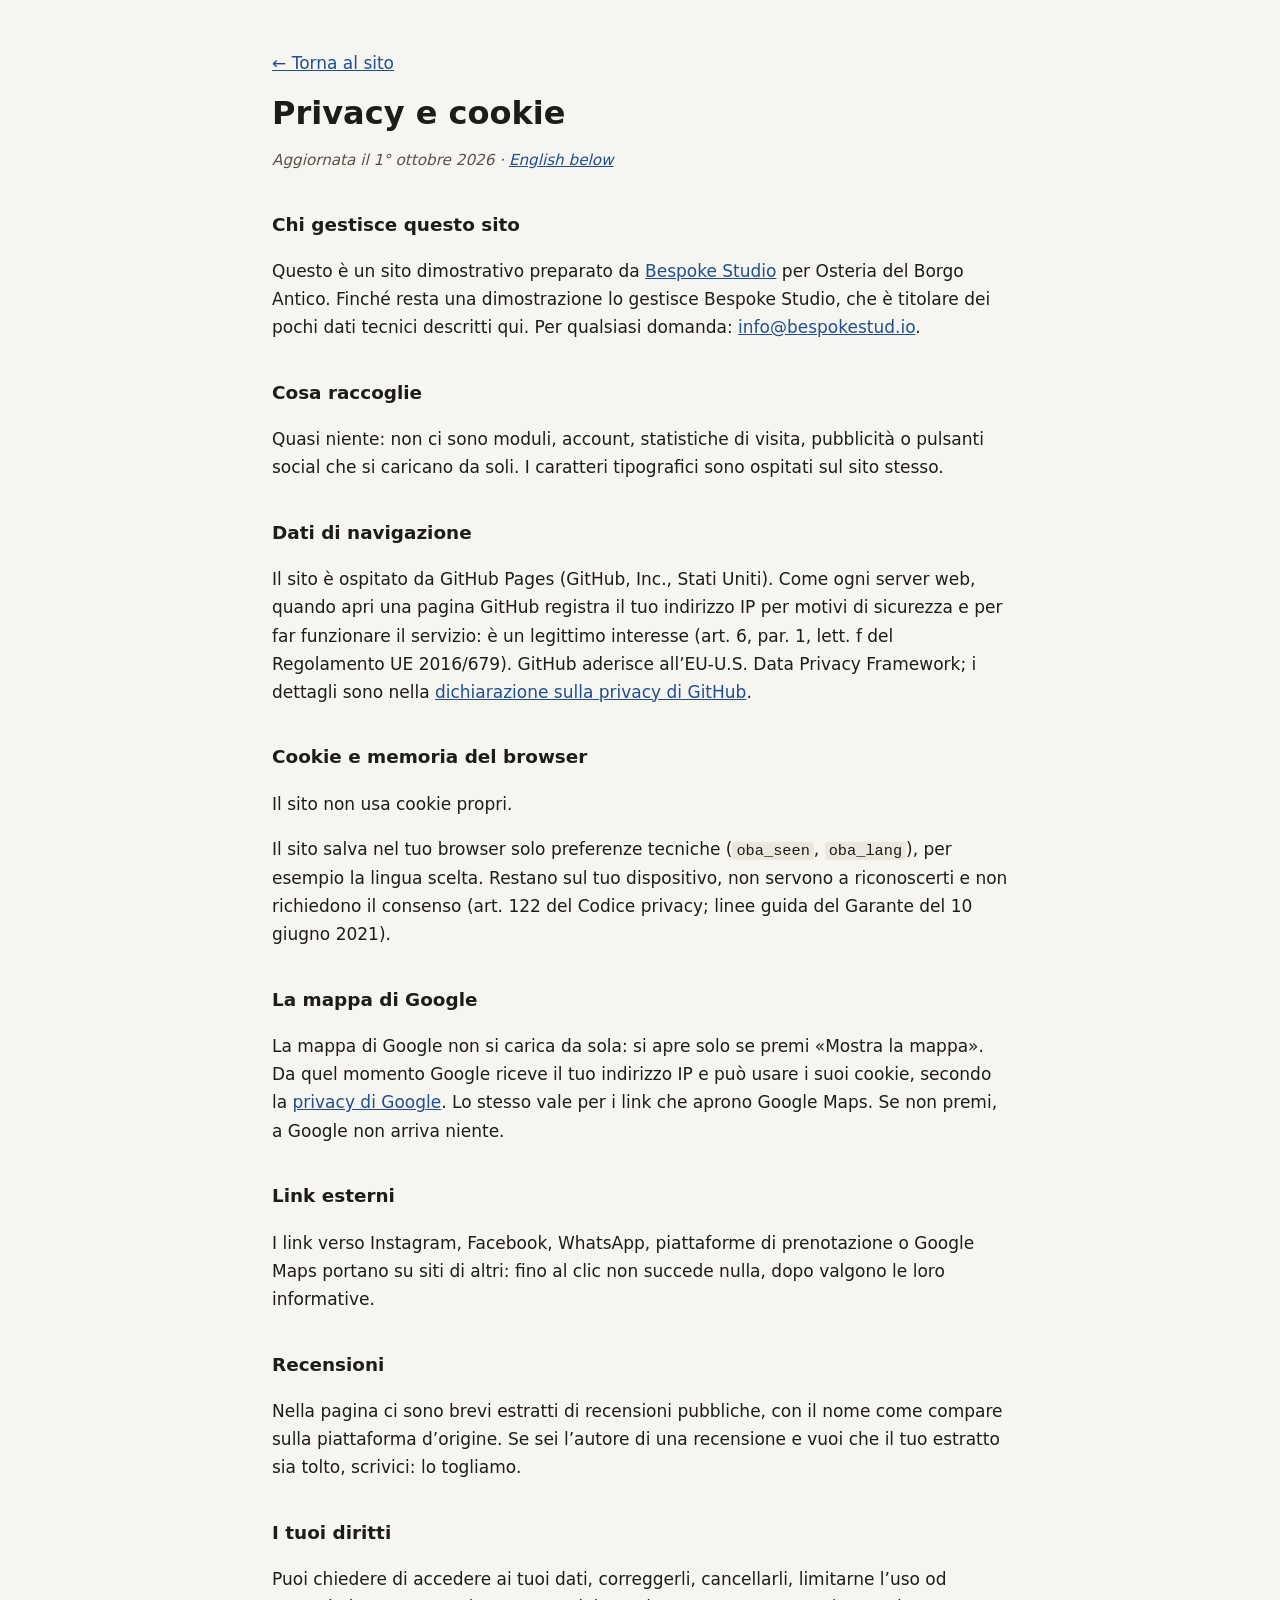
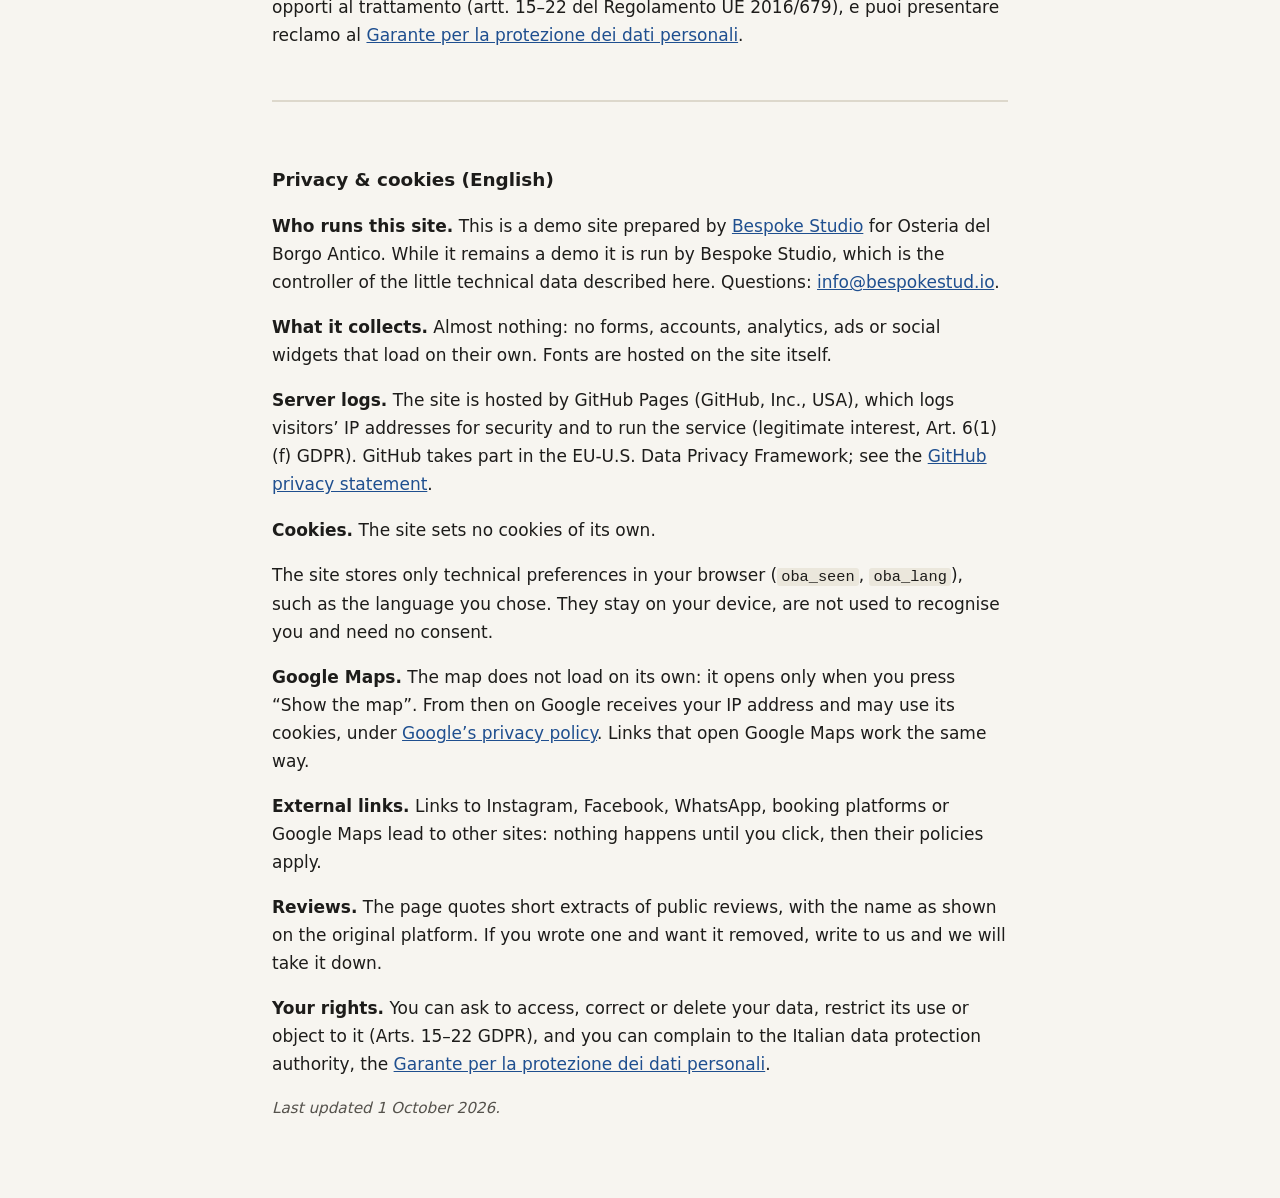
<file: privacy.html>
<!DOCTYPE html>
<html lang="it">
<head>
  <meta charset="UTF-8">
  <meta name="viewport" content="width=device-width, initial-scale=1.0">
  <meta name="robots" content="noindex">
  <title>Privacy e cookie · Osteria del Borgo Antico</title>
  <meta name="description" content="Informativa privacy e cookie del sito Osteria del Borgo Antico.">
  <style>
    body { margin: 0; background: #f7f5f0; color: #1d1c1a; font: 17px/1.65 system-ui, -apple-system, "Segoe UI", Roboto, sans-serif; }
    main { max-width: 46rem; margin: 0 auto; padding: 32px 20px 64px; }
    h1 { font-size: 2rem; line-height: 1.2; margin: 0.4em 0 0.2em; }
    h2 { font-size: 1.15rem; margin: 2em 0 0.4em; }
    a { color: #1f4f8f; }
    .data { color: #55524c; font-style: italic; font-size: 0.95rem; }
    .en { margin-top: 3em; padding-top: 1.5em; border-top: 2px solid #ddd8cc; }
    code { font-size: 0.9em; background: #ebe7dc; padding: 0 4px; border-radius: 3px; }
  </style>
</head>
<body>
<main>
  <p><a href="index.html">← Torna al sito</a></p>
  <h1>Privacy e cookie</h1>
  <p class="data">Aggiornata il 1° ottobre 2026 · <a href="#english" lang="en">English below</a></p>
  <h2>Chi gestisce questo sito</h2>
  <p>Questo è un sito dimostrativo preparato da <a href="https://bespokestud.io" rel="noopener">Bespoke Studio</a> per Osteria del Borgo Antico. Finché resta una dimostrazione lo gestisce Bespoke Studio, che è titolare dei pochi dati tecnici descritti qui. Per qualsiasi domanda: <a href="mailto:info@bespokestud.io">info@bespokestud.io</a>.</p>
  <h2>Cosa raccoglie</h2>
  <p>Quasi niente: non ci sono moduli, account, statistiche di visita, pubblicità o pulsanti social che si caricano da soli. I caratteri tipografici sono ospitati sul sito stesso.</p>
  <h2>Dati di navigazione</h2>
  <p>Il sito è ospitato da GitHub Pages (GitHub, Inc., Stati Uniti). Come ogni server web, quando apri una pagina GitHub registra il tuo indirizzo IP per motivi di sicurezza e per far funzionare il servizio: è un legittimo interesse (art. 6, par. 1, lett. f del Regolamento UE 2016/679). GitHub aderisce all’EU-U.S. Data Privacy Framework; i dettagli sono nella <a href="https://docs.github.com/site-policy/privacy-policies/github-general-privacy-statement" rel="noopener">dichiarazione sulla privacy di GitHub</a>.</p>
  
  <h2>Cookie e memoria del browser</h2>
  <p>Il sito non usa cookie propri.</p>
  <p>Il sito salva nel tuo browser solo preferenze tecniche (<code>oba_seen</code>, <code>oba_lang</code>), per esempio la lingua scelta. Restano sul tuo dispositivo, non servono a riconoscerti e non richiedono il consenso (art. 122 del Codice privacy; linee guida del Garante del 10 giugno 2021).</p>
  <h2>La mappa di Google</h2>
  <p>La mappa di Google non si carica da sola: si apre solo se premi «Mostra la mappa». Da quel momento Google riceve il tuo indirizzo IP e può usare i suoi cookie, secondo la <a href="https://policies.google.com/privacy?hl=it" rel="noopener">privacy di Google</a>. Lo stesso vale per i link che aprono Google Maps. Se non premi, a Google non arriva niente.</p>
  <h2>Link esterni</h2>
  <p>I link verso Instagram, Facebook, WhatsApp, piattaforme di prenotazione o Google Maps portano su siti di altri: fino al clic non succede nulla, dopo valgono le loro informative.</p>
  <h2>Recensioni</h2>
  <p>Nella pagina ci sono brevi estratti di recensioni pubbliche, con il nome come compare sulla piattaforma d’origine. Se sei l’autore di una recensione e vuoi che il tuo estratto sia tolto, scrivici: lo togliamo.</p>
  <h2>I tuoi diritti</h2>
  <p>Puoi chiedere di accedere ai tuoi dati, correggerli, cancellarli, limitarne l’uso od opporti al trattamento (artt. 15–22 del Regolamento UE 2016/679), e puoi presentare reclamo al <a href="https://www.garanteprivacy.it" rel="noopener">Garante per la protezione dei dati personali</a>.</p>
  <div class="en" id="english" lang="en">
    <h2>Privacy &amp; cookies (English)</h2>
    <p><strong>Who runs this site.</strong> This is a demo site prepared by <a href="https://bespokestud.io" rel="noopener">Bespoke Studio</a> for Osteria del Borgo Antico. While it remains a demo it is run by Bespoke Studio, which is the controller of the little technical data described here. Questions: <a href="mailto:info@bespokestud.io">info@bespokestud.io</a>.</p>
    <p><strong>What it collects.</strong> Almost nothing: no forms, accounts, analytics, ads or social widgets that load on their own. Fonts are hosted on the site itself.</p>
    <p><strong>Server logs.</strong> The site is hosted by GitHub Pages (GitHub, Inc., USA), which logs visitors’ IP addresses for security and to run the service (legitimate interest, Art. 6(1)(f) GDPR). GitHub takes part in the EU-U.S. Data Privacy Framework; see the <a href="https://docs.github.com/site-policy/privacy-policies/github-general-privacy-statement" rel="noopener">GitHub privacy statement</a>.</p>
    
    <p><strong>Cookies.</strong> The site sets no cookies of its own.</p>
    <p>The site stores only technical preferences in your browser (<code>oba_seen</code>, <code>oba_lang</code>), such as the language you chose. They stay on your device, are not used to recognise you and need no consent.</p>
    <p><strong>Google Maps.</strong> The map does not load on its own: it opens only when you press “Show the map”. From then on Google receives your IP address and may use its cookies, under <a href="https://policies.google.com/privacy?hl=en" rel="noopener">Google’s privacy policy</a>. Links that open Google Maps work the same way.</p>
    <p><strong>External links.</strong> Links to Instagram, Facebook, WhatsApp, booking platforms or Google Maps lead to other sites: nothing happens until you click, then their policies apply.</p>
    <p><strong>Reviews.</strong> The page quotes short extracts of public reviews, with the name as shown on the original platform. If you wrote one and want it removed, write to us and we will take it down.</p>
    <p><strong>Your rights.</strong> You can ask to access, correct or delete your data, restrict its use or object to it (Arts. 15–22 GDPR), and you can complain to the Italian data protection authority, the <a href="https://www.garanteprivacy.it" rel="noopener">Garante per la protezione dei dati personali</a>.</p>
    <p class="data">Last updated 1 October 2026.</p>
  </div>
</main>
</body>
</html>
</file>
